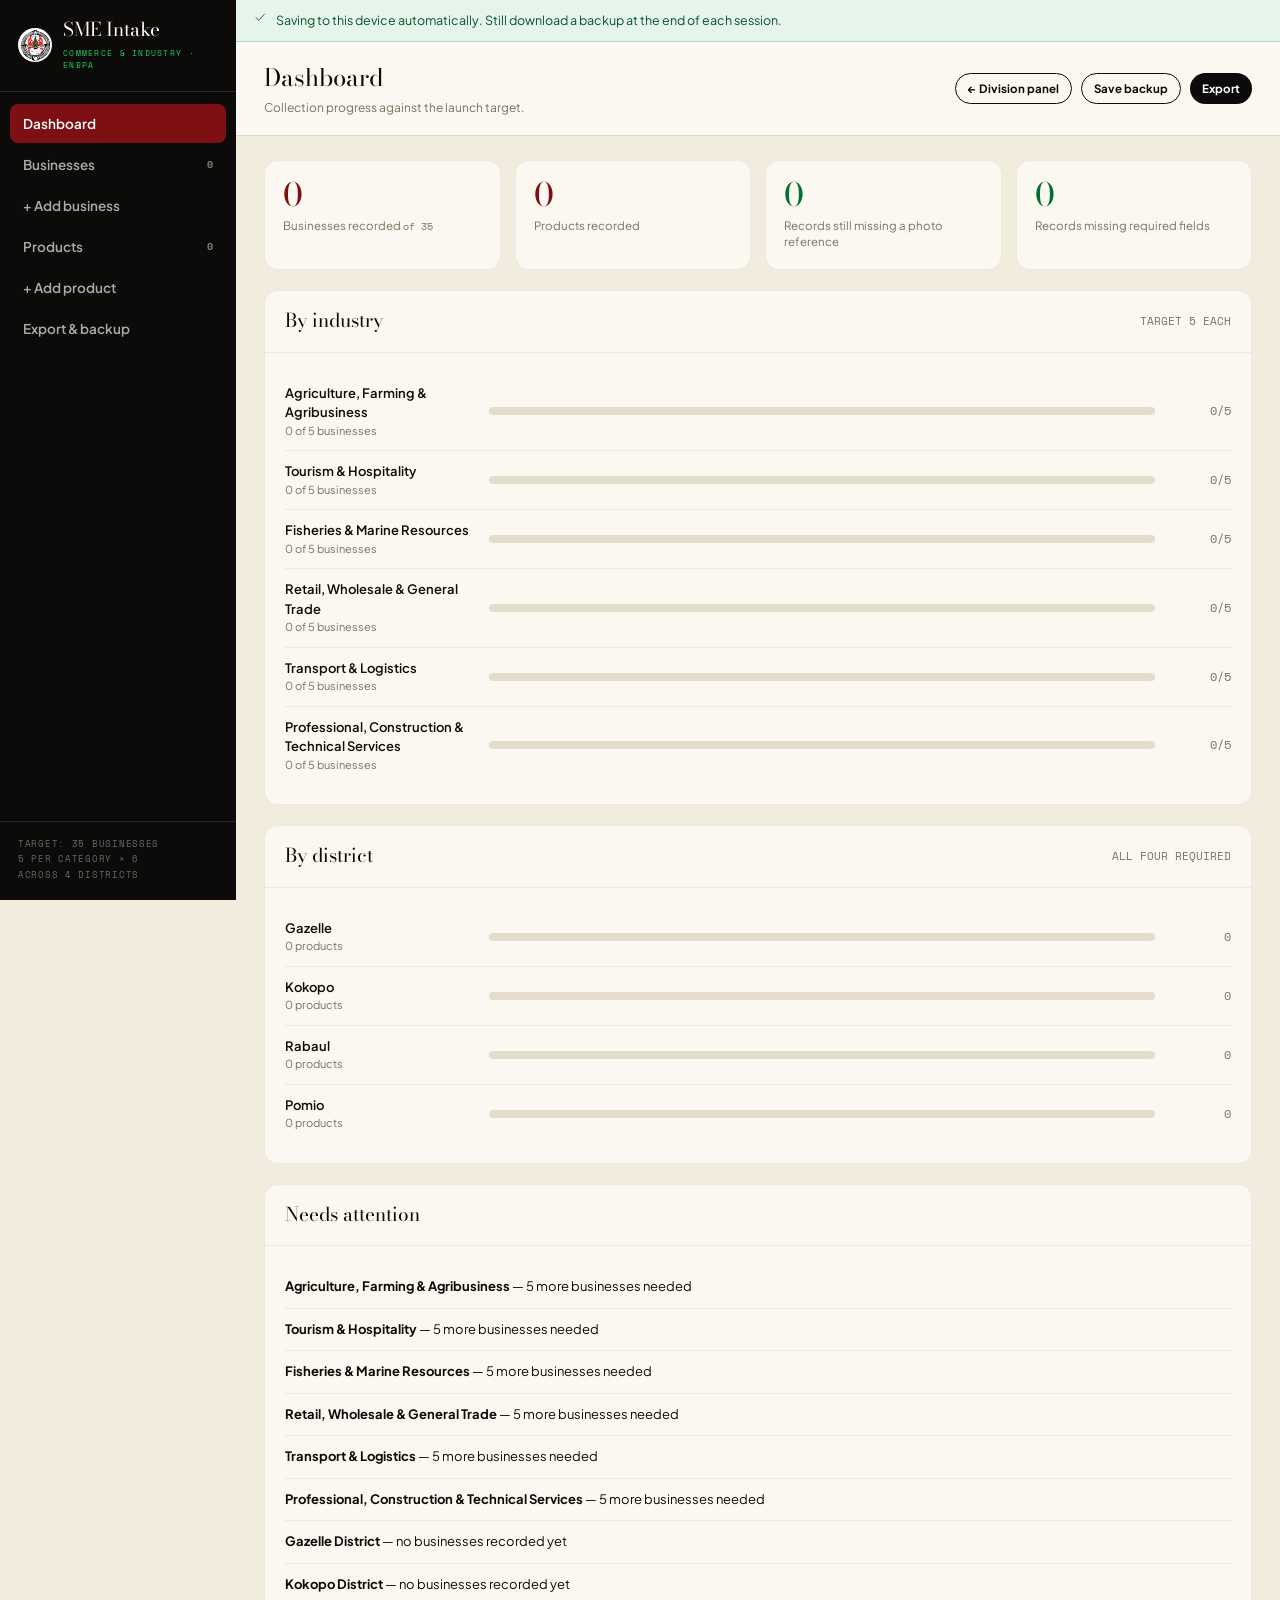
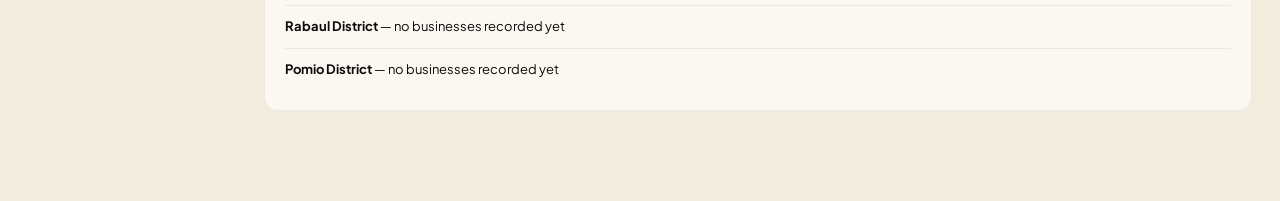
<file: tools/intake.html>
<!DOCTYPE html>
<html lang="en">
<head>
<meta charset="UTF-8">
<meta name="viewport" content="width=device-width, initial-scale=1, viewport-fit=cover">
<title>SME Intake — Division of Commerce &amp; Industry, ENBPA</title>
<link rel="preconnect" href="https://fonts.googleapis.com">
<link rel="preconnect" href="https://fonts.gstatic.com" crossorigin>
<link href="https://fonts.googleapis.com/css2?family=Bodoni+Moda:wght@500&family=Plus+Jakarta+Sans:wght@400;500;600;700;800&family=Space+Mono:wght@400;700&display=swap" rel="stylesheet">
<style>
  .icon{width:1em;height:1em;display:inline-block;vertical-align:-0.15em;flex-shrink:0;fill:none;stroke:currentColor;stroke-width:1.6;stroke-linecap:round;stroke-linejoin:round;}
  :root{
    --red:#7E0F12; --red-lt:#A81B1F; --red-dp:#560A0C;
    --green:#00702F; --green-br:#12A94B; --green-gl:#1FD066;
    --amber:#9C6B0B; --amber-lt:#C98A12;
    --ink:#0C0B0A; --ink-2:#1A1815;
    --bone:#FBF8F1; --bone-2:#F2ECDF; --bone-3:#E5DDCC;
    --muted:#79715F;
    --hair:rgba(12,11,10,0.13); --hair-2:rgba(12,11,10,0.06);
  }
  *{box-sizing:border-box;}
  html{-webkit-text-size-adjust:100%;text-size-adjust:100%;}
  body{margin:0;background:var(--bone-2);color:var(--ink);
    font-family:'Plus Jakarta Sans',sans-serif;font-size:14.5px;line-height:1.5;
    -webkit-font-smoothing:antialiased;}
  h1,h2,h3{margin:0;font-weight:400;}
  .bod{font-family:'Bodoni Moda',serif;font-weight:500;}
  .mono{font-family:'Space Mono',monospace;}
  button,input,select,textarea{font-family:inherit;font-size:inherit;}
  button{cursor:pointer;}
  a{color:var(--red);}
  :focus-visible{outline:2px solid var(--green-br);outline-offset:2px;}

  /* layout */
  .app{display:grid;grid-template-columns:236px 1fr;min-height:100vh;}
  .side{background:var(--ink);color:var(--bone);display:flex;flex-direction:column;
    position:sticky;top:0;height:100vh;}
  .side-top{padding:20px 18px;border-bottom:1px solid rgba(251,248,241,0.12);
    display:flex;align-items:center;gap:11px;}
  .side-top .t{font-family:'Bodoni Moda',serif;font-size:19px;line-height:1.1;}
  .side-top .s{font-family:'Space Mono',monospace;font-size:8px;letter-spacing:0.16em;
    text-transform:uppercase;color:var(--green-gl);margin-top:6px;}
  .nav{flex:1;padding:12px 10px;display:flex;flex-direction:column;gap:2px;}
  .nav button{display:flex;align-items:center;justify-content:space-between;gap:10px;
    padding:11px 13px;border-radius:8px;font-size:13.5px;font-weight:600;
    color:rgba(251,248,241,0.68);background:none;border:none;text-align:left;width:100%;transition:.18s;}
  .nav button:hover{background:rgba(251,248,241,0.07);color:var(--bone);}
  .nav button.on{background:var(--red);color:#fff;}
  .nav .pipcount{font-family:'Space Mono',monospace;font-size:10px;opacity:.75;}
  .side-bot{padding:14px 18px 18px;border-top:1px solid rgba(251,248,241,0.12);
    font-family:'Space Mono',monospace;font-size:9px;letter-spacing:0.08em;color:rgba(251,248,241,0.4);line-height:1.7;}

  main{min-width:0;}
  .top{background:var(--bone);border-bottom:1px solid var(--hair);padding:18px 28px;
    display:flex;justify-content:space-between;align-items:center;gap:16px;flex-wrap:wrap;
    position:sticky;top:0;z-index:20;}
  .top h1{font-family:'Bodoni Moda',serif;font-size:24px;}
  .top .sub{font-size:12px;color:var(--muted);margin-top:3px;}
  .content{padding:24px 28px 70px;}

  /* banner */
  .banner{padding:11px 18px;font-size:12.5px;display:flex;gap:9px;align-items:flex-start;}
  .banner.warn{background:#FDF3DC;color:#6B4A05;border-bottom:1px solid #E8D08A;}
  .banner.ok{background:#E6F5EC;color:#0B5228;border-bottom:1px solid #A9DCBF;}
  .banner b{font-weight:800;}

  /* buttons */
  .btn{background:var(--red);color:#fff;border:none;padding:10px 18px;border-radius:100px;
    font-weight:700;font-size:13px;transition:.2s;}
  .btn:hover{background:var(--red-dp);}
  .btn.g{background:var(--green);}
  .btn.g:hover{background:#005423;}
  .btn.dark{background:var(--ink);}
  .btn.dark:hover{background:var(--ink-2);}
  .btn-o{background:none;border:1.5px solid var(--ink);color:var(--ink);padding:9px 17px;
    border-radius:100px;font-weight:700;font-size:13px;transition:.2s;}
  .btn-o:hover{background:var(--ink);color:var(--bone);}
  .btn-sm{padding:6px 12px;font-size:11.5px;}
  .btn-danger{background:none;border:1px solid var(--hair);color:var(--red);
    padding:6px 12px;border-radius:100px;font-size:11.5px;font-weight:700;}
  .btn-danger:hover{background:var(--red);color:#fff;border-color:var(--red);}

  /* cards */
  .panel{background:var(--bone);border:1px solid var(--hair-2);border-radius:14px;margin-bottom:20px;overflow:hidden;}
  .panel-hd{padding:16px 20px;border-bottom:1px solid var(--hair-2);
    display:flex;justify-content:space-between;align-items:center;gap:14px;flex-wrap:wrap;}
  .panel-hd h2{font-family:'Bodoni Moda',serif;font-size:19px;}
  .panel-hd .n{font-family:'Space Mono',monospace;font-size:11px;color:var(--muted);}
  .panel-bd{padding:20px;}

  /* stats */
  .stats{display:grid;grid-template-columns:repeat(4,1fr);gap:14px;margin-bottom:20px;}
  .stat{background:var(--bone);border:1px solid var(--hair-2);border-radius:14px;padding:18px;}
  .stat .n{font-family:'Bodoni Moda',serif;font-size:32px;line-height:1;color:var(--red);}
  .stat .n.ok{color:var(--green);}
  .stat .l{font-size:11.5px;color:var(--muted);margin-top:7px;line-height:1.45;}

  /* progress rows */
  .prow{display:grid;grid-template-columns:190px 1fr 62px;gap:14px;align-items:center;
    padding:11px 0;border-top:1px solid var(--hair-2);}
  .prow:first-child{border-top:none;}
  .prow .lbl{font-size:13px;font-weight:600;}
  .prow .lbl small{display:block;font-weight:400;color:var(--muted);font-size:11px;}
  .track{height:8px;background:var(--bone-3);border-radius:100px;overflow:hidden;}
  .fill{height:100%;border-radius:100px;background:linear-gradient(90deg,var(--red),var(--red-lt));transition:width .5s;}
  .fill.done{background:linear-gradient(90deg,var(--green),var(--green-br));}
  .prow .val{font-family:'Space Mono',monospace;font-size:12px;text-align:right;color:var(--muted);}

  /* table */
  .tbl-wrap{overflow-x:auto;}
  table{width:100%;border-collapse:collapse;min-width:660px;}
  th{text-align:left;font-family:'Space Mono',monospace;font-size:9px;text-transform:uppercase;
    letter-spacing:0.13em;color:var(--muted);padding:0 12px 11px;font-weight:700;border-bottom:1px solid var(--hair);}
  td{padding:13px 12px;border-bottom:1px solid var(--hair-2);font-size:13px;vertical-align:middle;}
  tr:last-child td{border-bottom:none;}
  tbody tr:hover{background:#fff;}
  .nm{font-weight:700;}
  .sub2{font-size:11px;color:var(--muted);margin-top:2px;}
  .tag{display:inline-block;font-family:'Space Mono',monospace;font-size:9px;letter-spacing:0.09em;
    text-transform:uppercase;padding:4px 9px;border-radius:100px;background:var(--bone-3);color:var(--ink-2);}
  .tag.g{background:#DFF1E6;color:var(--green);}
  .tag.r{background:#FBE4E4;color:var(--red);}
  .tag.a{background:#FBF0D8;color:var(--amber);}
  .empty{padding:56px 20px;text-align:center;color:var(--muted);font-size:13.5px;line-height:1.8;}

  /* form */
  .grid2{display:grid;grid-template-columns:1fr 1fr;gap:16px;}
  .fr{margin-bottom:15px;}
  .fr.full{grid-column:1/-1;}
  .fr label{display:block;font-family:'Space Mono',monospace;font-size:9px;text-transform:uppercase;
    letter-spacing:0.14em;color:var(--muted);margin-bottom:6px;font-weight:700;}
  .fr label .req{color:var(--red);}
  .fr input,.fr select,.fr textarea{width:100%;padding:11px 13px;border:1px solid var(--hair);
    border-radius:9px;background:#fff;outline:none;transition:.18s;}
  .fr textarea{resize:vertical;min-height:82px;}
  .fr input:focus,.fr select:focus,.fr textarea:focus{border-color:var(--green);box-shadow:0 0 0 4px rgba(0,112,47,.09);}
  .fr input.bad,.fr select.bad{border-color:var(--red);box-shadow:0 0 0 4px rgba(126,15,18,.08);}
  .hint{font-size:11.5px;color:var(--muted);margin-top:6px;line-height:1.5;}
  .chk{display:flex;gap:10px;align-items:flex-start;padding:11px 13px;border:1px solid var(--hair);
    border-radius:9px;background:#fff;}
  .chk input{width:auto;margin-top:2px;flex-shrink:0;}
  .chk span{font-size:12.5px;line-height:1.5;}
  .form-act{display:flex;gap:10px;justify-content:flex-end;padding-top:16px;
    border-top:1px solid var(--hair-2);margin-top:6px;flex-wrap:wrap;}
  .err{background:#FBE4E4;color:var(--red-dp);border-radius:9px;padding:11px 14px;
    font-size:12.5px;margin-bottom:16px;display:none;}
  .err.show{display:block;}

  /* filters */
  .filters{display:flex;gap:9px;flex-wrap:wrap;align-items:center;margin-bottom:16px;}
  .filters input,.filters select{padding:9px 13px;border:1px solid var(--hair);border-radius:100px;
    background:#fff;outline:none;font-size:12.5px;}
  .filters input{min-width:210px;}

  /* export */
  .exp{display:grid;grid-template-columns:1fr 1fr;gap:16px;}
  .exp-card{background:var(--bone);border:1px solid var(--hair-2);border-radius:14px;padding:20px;
    display:flex;flex-direction:column;gap:9px;}
  .exp-card h3{font-family:'Bodoni Moda',serif;font-size:18px;}
  .exp-card p{font-size:12.5px;color:var(--muted);line-height:1.6;margin:0;flex:1;}
  .exp-card .btn,.exp-card .btn-o{align-self:flex-start;margin-top:6px;}
  pre{background:var(--ink);color:#D9F5E3;padding:16px;border-radius:11px;overflow-x:auto;
    font-family:'Space Mono',monospace;font-size:11px;line-height:1.65;max-height:340px;}

  /* ---------- photo capture ---------- */
  .shots{margin-top:6px;}
  .shot-btns{display:flex;gap:9px;flex-wrap:wrap;margin-bottom:11px;}
  .cam{
    background:var(--ink);color:#fff;border:none;border-radius:100px;
    padding:11px 19px;font-weight:700;font-size:12.5px;
    display:inline-flex;align-items:center;gap:8px;
  }
  .cam:hover{background:var(--ink-2);}
  .cam.alt{background:none;border:1.5px solid var(--ink);color:var(--ink);}
  .cam.alt:hover{background:var(--ink);color:#fff;}
  .shot-grid{display:flex;gap:9px;flex-wrap:wrap;}
  .shot{
    width:88px;height:88px;border-radius:9px;overflow:hidden;position:relative;
    background:var(--bone-3);border:1px solid var(--hair);flex-shrink:0;
  }
  .shot img{width:100%;height:100%;object-fit:cover;display:block;}
  .shot .del{
    position:absolute;top:4px;right:4px;width:21px;height:21px;border-radius:50%;
    background:rgba(12,11,10,.72);color:#fff;border:none;font-size:12px;line-height:1;
    display:flex;align-items:center;justify-content:center;padding:0;
  }
  .shot .del:hover{background:var(--red);}
  .shot .tagl{
    position:absolute;left:0;right:0;bottom:0;background:rgba(12,11,10,.74);color:#fff;
    font-family:'Space Mono',monospace;font-size:7.5px;letter-spacing:.05em;
    text-align:center;padding:3px 2px;text-transform:uppercase;
  }
  .shot.hero{border-color:var(--green);box-shadow:0 0 0 2px rgba(0,112,47,.25);}
  .shot-empty{
    border:2px dashed var(--hair);border-radius:9px;padding:18px;text-align:center;
    color:var(--muted);font-size:12px;line-height:1.6;background:var(--bone-2);
  }
  .shot-note{font-size:11.5px;color:var(--muted);margin-top:8px;line-height:1.55;}
  .busy{font-size:11.5px;color:var(--green);margin-top:7px;display:none;font-weight:700;}
  .busy.on{display:block;}

  /* ==========================================================
     RESPONSIVE
     Tuned for tablets, since this is used at a conference desk
     and on district visits rather than at a workstation.
     ========================================================== */

  @media (max-width:1200px){
    .app{grid-template-columns:214px 1fr;}
    .stats{gap:11px;}
    .stat{padding:15px;}
    .stat .n{font-size:28px;}
  }

  /* ---------- tablet ---------- */
  @media (max-width:1000px){
    .app{grid-template-columns:1fr;}
    .side{position:sticky;top:0;height:auto;z-index:30;flex-direction:row;
      align-items:center;gap:8px;padding-right:10px;}
    .side-top{border-bottom:none;border-right:1px solid rgba(251,248,241,.12);
      padding:12px 15px;flex-shrink:0;}
    .side-top .t{font-size:15px;}
    .side-top .s{display:none;}
    .nav{flex-direction:row;overflow-x:auto;padding:9px 4px;gap:4px;scrollbar-width:none;}
    .nav::-webkit-scrollbar{display:none;}
    .nav button{white-space:nowrap;padding:10px 15px;}
    .side-bot{display:none;}
    .grid2,.exp{grid-template-columns:1fr 1fr;}
    /* two columns still work on a tablet in landscape */
  }

  /* ---------- phone ---------- */
  @media (max-width:680px){
    .side-top .t{display:none;}
    .side-top{padding:10px 12px;}
    .nav button{font-size:12.5px;}
    .content{padding:16px 14px 60px;}
    .top{padding:14px;}
    .top h1{font-size:20px;}

    .stats{grid-template-columns:1fr 1fr;gap:10px;}
    .stat{padding:14px;border-radius:11px;}
    .stat .n{font-size:25px;}
    .stat .l{font-size:11px;}

    .panel{border-radius:11px;}
    .panel-hd{padding:13px 15px;}
    .panel-hd h2{font-size:17px;}
    .panel-bd{padding:15px;}

    .grid2,.exp{grid-template-columns:1fr;}

    .filters{gap:7px;}
    .filters input{min-width:0;flex:1 1 100%;}
    .filters select{flex:1 1 auto;}

    /* --- tables become stacked cards --- */
    .tbl-wrap{overflow-x:visible;}
    table{min-width:0;display:block;}
    thead{display:none;}
    tbody,tr,td{display:block;width:100%;}
    tr{background:#fff;border:1px solid var(--hair-2);border-radius:12px;
      padding:13px 15px;margin-bottom:10px;}
    tbody tr:hover{background:#fff;}
    td{border:none;padding:5px 0;font-size:13px;}
    td:first-child{padding-top:0;}
    td:last-child{padding-bottom:0;padding-top:11px;
      border-top:1px solid var(--hair-2);margin-top:7px;
      display:flex;gap:8px;}
    td:last-child .btn-o,td:last-child .btn-danger{flex:1;text-align:center;}
    td:empty{display:none;}

    #smeRows  td:nth-child(2)::before{content:"District: ";color:var(--muted);font-size:11.5px;}
    #smeRows  td:nth-child(4)::before{content:"Contact: ";color:var(--muted);font-size:11.5px;}
    #prodRows td:nth-child(2)::before{content:"Business: ";color:var(--muted);font-size:11.5px;}
    #prodRows td:nth-child(4)::before{content:"Price: ";color:var(--muted);font-size:11.5px;}
    #prodRows td:nth-child(5)::before{content:"Stock: ";color:var(--muted);font-size:11.5px;}

    .prow{grid-template-columns:1fr;gap:7px;}
    .prow .val{text-align:left;}

    .form-act{flex-direction:column-reverse;}
    .form-act .btn,.form-act .btn-o{width:100%;}
    .upload-zone{padding:24px 16px;}

    /* iOS zooms a focused field below 16px — this is a data-entry
       tool, so that would be constant */
    .fr input,.fr select,.fr textarea,
    .filters input,.filters select{font-size:16px;}

    pre{font-size:10px;padding:13px;}
  }

  @media (max-width:400px){
    .stats{grid-template-columns:1fr;}
    .content{padding:14px 11px 56px;}
    .top{padding:12px 11px;}
    tr{padding:12px;}
  }

  /* ---------- touch: larger targets for field use ---------- */
  @media (hover:none){
    .nav button{padding:12px 16px;}
    .btn,.btn-o{padding:12px 20px;}
    .btn-sm{padding:10px 16px;}
    .btn-danger{padding:9px 15px;}
    .fr input,.fr select,.fr textarea{padding:13px 14px;}
    .chk{padding:14px 15px;}
    tbody tr:hover{background:#fff;}
  }
</style>
</head>
<body>

<svg style="position:absolute;width:0;height:0;overflow:hidden" aria-hidden="true" focusable="false">
  <symbol id="ic-warning" viewBox="0 0 24 24"><path d="M12 3 2 20h20L12 3Z"/><line x1="12" y1="9" x2="12" y2="14"/><circle cx="12" cy="17.2" r="0.9" fill="currentColor" stroke="none"/></symbol>
  <symbol id="ic-photo" viewBox="0 0 24 24"><rect x="3" y="4" width="18" height="16" rx="2"/><circle cx="8.5" cy="9.5" r="1.7"/><path d="M4 18l5-5.5a1.2 1.2 0 0 1 1.7 0L14 16l2.5-3a1.2 1.2 0 0 1 1.7 0L20 16"/></symbol>
  <symbol id="ic-camera" viewBox="0 0 24 24"><path d="M3 8a1 1 0 0 1 1-1h2.2l1-1.6a1 1 0 0 1 .86-.4h7.88a1 1 0 0 1 .86.4L17.8 7H20a1 1 0 0 1 1 1v10a1 1 0 0 1-1 1H4a1 1 0 0 1-1-1V8Z"/><circle cx="12" cy="13" r="3.6"/></symbol>
  <symbol id="ic-check" viewBox="0 0 24 24"><path d="M4 12.5l5 5.5L20 6"/></symbol>
</svg>


<div class="app">
  <aside class="side">
    <div class="side-top">
      <img src="../logo.svg" alt="" style="width:34px;height:34px;border-radius:50%;background:#fff;padding:1.5px;flex-shrink:0;">
      <div>
        <div class="t">SME Intake</div>
        <div class="s">Commerce &amp; Industry · ENBPA</div>
      </div>
    </div>
    <nav class="nav" id="nav">
      <button class="on" data-v="dash">Dashboard</button>
      <button data-v="smes">Businesses <span class="pipcount" id="cSme">0</span></button>
      <button data-v="sme-form">+ Add business</button>
      <button data-v="products">Products <span class="pipcount" id="cProd">0</span></button>
      <button data-v="prod-form">+ Add product</button>
      <button data-v="export">Export &amp; backup</button>
    </nav>
    <div class="side-bot">
      TARGET: 35 BUSINESSES<br>5 PER CATEGORY × 6<br>ACROSS 4 DISTRICTS
    </div>
  </aside>

  <main>
    <div id="storeBanner"></div>
    <div class="top">
      <div>
        <h1 id="pTitle">Dashboard</h1>
        <div class="sub" id="pSub">Collection progress against the launch target.</div>
      </div>
      <div style="display:flex;gap:9px;">
        <a class="btn-o btn-sm" href="../admin.html" style="text-decoration:none;">← Division panel</a>
        <button class="btn-o btn-sm" onclick="doBackup()">Save backup</button>
        <button class="btn dark btn-sm" onclick="show('export')">Export</button>
      </div>
    </div>

    <div class="content">

      <!-- DASHBOARD -->
      <section class="view" id="v-dash">
        <div class="stats">
          <div class="stat"><div class="n" id="sBiz">0</div><div class="l">Businesses recorded <span id="sBizOf" class="mono" style="font-size:10px;"></span></div></div>
          <div class="stat"><div class="n" id="sProd">0</div><div class="l">Products recorded</div></div>
          <div class="stat"><div class="n" id="sPhoto">0</div><div class="l">Records still missing a photo reference</div></div>
          <div class="stat"><div class="n" id="sIncomplete">0</div><div class="l">Records missing required fields</div></div>
        </div>

        <div class="panel">
          <div class="panel-hd"><h2>By industry</h2><span class="n">TARGET 5 EACH</span></div>
          <div class="panel-bd" id="progIndustry"></div>
        </div>

        <div class="panel">
          <div class="panel-hd"><h2>By district</h2><span class="n">ALL FOUR REQUIRED</span></div>
          <div class="panel-bd" id="progDistrict"></div>
        </div>

        <div class="panel">
          <div class="panel-hd"><h2>Needs attention</h2></div>
          <div class="panel-bd" id="attention"></div>
        </div>
      </section>

      <!-- BUSINESSES -->
      <section class="view" id="v-smes" style="display:none;">
        <div class="filters">
          <input type="text" id="fSmeQ" placeholder="Search business or contact…" oninput="renderSmes()">
          <select id="fSmeD" onchange="renderSmes()"><option value="">All districts</option></select>
          <select id="fSmeI" onchange="renderSmes()"><option value="">All industries</option></select>
          <button class="btn btn-sm" onclick="newSme()">+ Add business</button>
        </div>
        <div class="panel"><div class="tbl-wrap"><table>
          <thead><tr><th>Business</th><th>District</th><th>Industry</th><th>Contact</th><th>Status</th><th></th></tr></thead>
          <tbody id="smeRows"></tbody>
        </table></div></div>
      </section>

      <!-- BUSINESS FORM -->
      <section class="view" id="v-sme-form" style="display:none;">
        <div class="err" id="smeErr"></div>
        <div class="panel">
          <div class="panel-hd"><h2 id="smeFormTitle">New business</h2></div>
          <div class="panel-bd">
            <div class="grid2">
              <div class="fr full"><label>Registered business name <span class="req">*</span></label>
                <input id="f_registeredName" placeholder="Exactly as on the IPA certificate">
                <div class="hint">If not yet registered, record the name they trade under.</div></div>
              <div class="fr"><label>Trading name</label><input id="f_tradingName" placeholder="If different"></div>
              <div class="fr"><label>District <span class="req">*</span></label><select id="f_district"></select></div>
              <div class="fr"><label>LLG / ward / village</label><input id="f_llg" placeholder="e.g. Bitapaka LLG, Vunamami"></div>
              <div class="fr"><label>Primary industry <span class="req">*</span></label><select id="f_primaryIndustry"></select></div>
              <div class="fr"><label>Secondary industry</label><select id="f_secondaryIndustry"></select></div>
              <div class="fr"><label>IPA registration status</label><select id="f_ipaStatus">
                <option>Registered</option><option>In progress</option><option>Not registered</option></select></div>
              <div class="fr"><label>IPA number</label><input id="f_ipaNumber" placeholder="If registered"></div>
              <div class="fr"><label>IRC TIN</label><input id="f_tin" placeholder="If obtained"></div>
              <div class="fr"><label>Contact person <span class="req">*</span></label><input id="f_contactName" placeholder="Owner or manager"></div>
              <div class="fr"><label>Phone <span class="req">*</span></label><input id="f_phone" placeholder="+675 7XX XXXXX"></div>
              <div class="fr"><label>Email</label><input id="f_email" placeholder="If they have one"></div>
              <div class="fr"><label>Bank</label><select id="f_bankName">
                <option value=""></option><option>BSP</option><option>Kina Bank</option>
                <option>ENBSL</option><option>KPML</option><option>Other</option><option>None yet</option></select></div>
              <div class="fr"><label>Account name</label><input id="f_accountName" placeholder="Must match the business"></div>
              <div class="fr"><label>Account number</label><input id="f_accountNumber" placeholder="For payout settlement"></div>
              <div class="fr full">
                <label>Photographs of the business</label>
                <div class="shots">
                  <div class="shot-btns">
                    <button type="button" class="cam" onclick="pick('sme','main')"><svg class="icon" aria-hidden="true"><use href="#ic-camera"/></svg> Take / choose photo</button>
                    <button type="button" class="cam alt" onclick="pick('sme','hero')"><svg class="icon" aria-hidden="true"><use href="#ic-photo"/></svg> Add front-page photo</button>
                  </div>
                  <div id="smeShots"></div>
                  <div class="busy" id="smeBusy">Saving photo…</div>
                  <div class="shot-note">
                    One of the owner at their stall or workshop. The <b>front-page photo</b> should be
                    landscape with empty space on the left — the website headline sits there.
                  </div>
                </div>
              </div>
              <div class="fr full"><div class="chk">
                <input type="checkbox" id="f_featured">
                <span><b>Feature on the homepage slideshow.</b> Tick for around six to twelve businesses across different industries and districts.</span>
              </div></div>
              <div class="fr full"><label>Stall description</label>
                <textarea id="f_description" placeholder="40–60 words, shown to buyers on their stall page."></textarea>
                <div class="hint" id="descCount">0 words</div></div>
              <div class="fr full"><div class="chk">
                <input type="checkbox" id="f_consent">
                <span>The business has agreed in writing to appear on a public website, with its name, district and products shown to buyers.</span>
              </div></div>
              <div class="fr full"><label>Field notes</label><textarea id="f_notes" placeholder="Anything the Division should know — access, seasonality, capacity."></textarea></div>
            </div>
            <div class="form-act">
              <button class="btn-o" onclick="show('smes')">Cancel</button>
              <button class="btn g" onclick="saveSme()">Save business</button>
            </div>
          </div>
        </div>
      </section>

      <!-- PRODUCTS -->
      <section class="view" id="v-products" style="display:none;">
        <div class="filters">
          <input type="text" id="fProdQ" placeholder="Search product…" oninput="renderProds()">
          <select id="fProdS" onchange="renderProds()"><option value="">All businesses</option></select>
          <select id="fProdI" onchange="renderProds()"><option value="">All industries</option></select>
          <button class="btn btn-sm" onclick="newProd()">+ Add product</button>
        </div>
        <div class="panel"><div class="tbl-wrap"><table>
          <thead><tr><th>Product</th><th>Business</th><th>Industry</th><th>Price</th><th>Stock</th><th>Status</th><th></th></tr></thead>
          <tbody id="prodRows"></tbody>
        </table></div></div>
      </section>

      <!-- PRODUCT FORM -->
      <section class="view" id="v-prod-form" style="display:none;">
        <div class="err" id="prodErr"></div>
        <div class="panel">
          <div class="panel-hd"><h2 id="prodFormTitle">New product</h2></div>
          <div class="panel-bd">
            <div class="grid2">
              <div class="fr full"><label>Business <span class="req">*</span></label><select id="p_smeId"></select>
                <div class="hint">Add the business first if it isn't listed.</div></div>
              <div class="fr full"><label>Product name <span class="req">*</span></label>
                <input id="p_name" placeholder="As a buyer would search for it"></div>
              <div class="fr"><label>Industry <span class="req">*</span></label><select id="p_category"></select></div>
              <div class="fr"><label>Price in Kina <span class="req">*</span></label><input id="p_price" placeholder="0.00" inputmode="decimal"></div>
              <div class="fr"><label>Unit <span class="req">*</span></label><input id="p_unit" placeholder="per kg · per bundle · each · per bottle"></div>
              <div class="fr"><label>Stock available</label><input id="p_stock" placeholder="Starting quantity" inputmode="numeric"></div>
              <div class="fr full"><label>Description</label>
                <textarea id="p_description" placeholder="30–50 words. How it's grown or made, and where."></textarea></div>
              <div class="fr full">
                <label>Photographs of this product</label>
                <div class="shots">
                  <div class="shot-btns">
                    <button type="button" class="cam" onclick="pick('prod','p')"><svg class="icon" aria-hidden="true"><use href="#ic-camera"/></svg> Take / choose photos</button>
                  </div>
                  <div id="prodShots"></div>
                  <div class="busy" id="prodBusy">Saving photo…</div>
                  <div class="shot-note">
                    Daylight, plain background, product filling the frame. Up to six.
                    The first one is what buyers see in the listing.
                  </div>
                </div>
              </div>
              <div class="fr"><div class="chk"><input type="checkbox" id="p_perishable">
                <span>Perishable — limits which delivery options can be offered</span></div></div>
              <div class="fr"><div class="chk"><input type="checkbox" id="p_shippable" checked>
                <span>Can be shipped outside the district</span></div></div>
            </div>
            <div class="form-act">
              <button class="btn-o" onclick="show('products')">Cancel</button>
              <button class="btn g" onclick="saveProd()">Save product</button>
            </div>
          </div>
        </div>
      </section>

      <!-- EXPORT -->
      <section class="view" id="v-export" style="display:none;">
        <div class="exp">
          <div class="exp-card">
            <h3>Website data</h3>
            <p>Produces <span class="mono">data.json</span> with the photographs <b>inside it</b>. Drop it beside the site's <span class="mono">index.html</span> and the marketplace shows real businesses and real photos. Nothing else to copy.</p>
            <button class="btn" onclick="dl('website')">Download data.json</button>
          </div>
          <div class="exp-card">
            <h3>Supabase SQL</h3>
            <p>INSERT statements for the <span class="mono">smes</span> and <span class="mono">products</span> tables, ready to run once the database is created.</p>
            <button class="btn g" onclick="dl('sql')">Download SQL</button>
          </div>
          <div class="exp-card">
            <h3>Spreadsheets</h3>
            <p>CSV files for Excel — for sharing with district offices or checking data by hand.</p>
            <div style="display:flex;gap:9px;flex-wrap:wrap;">
              <button class="btn-o btn-sm" onclick="dl('csv-sme')">Businesses CSV</button>
              <button class="btn-o btn-sm" onclick="dl('csv-prod')">Products CSV</button>
            </div>
          </div>
          <div class="exp-card">
            <h3>Backup &amp; restore</h3>
            <p>Everything entered, photographs included. Take one after every visit — it is the only copy if this device is lost. Also how you merge work from other devices.</p>
            <div style="display:flex;gap:9px;flex-wrap:wrap;">
              <button class="btn dark btn-sm" onclick="doBackup()">Download backup</button>
              <button class="btn-o btn-sm" onclick="document.getElementById('imp').click()">Restore / merge</button>
              <input type="file" id="imp" accept=".json" style="display:none" onchange="doRestore(event)">
            </div>
          </div>
        </div>

        <div class="panel" style="margin-top:20px;">
          <div class="panel-hd"><h2>Website data preview</h2><span class="n" id="previewN"></span></div>
          <div class="panel-bd"><pre id="preview">—</pre></div>
        </div>
      </section>

    </div>
  </main>
</div>

<script>
/* ============================================================
   REFERENCE LISTS — from the bi-annual conference SME listing
   ============================================================ */
const DISTRICTS = ["Gazelle","Kokopo","Rabaul","Pomio"];
const INDUSTRIES = [   // the Division's six categories — same keys as categories.js
  {key:"agriculture", label:"Agriculture, Farming & Agribusiness"},
  {key:"tourism",     label:"Tourism & Hospitality"},
  {key:"fisheries",   label:"Fisheries & Marine Resources"},
  {key:"trade",       label:"Retail, Wholesale & General Trade"},
  {key:"transport",   label:"Transport & Logistics"},
  {key:"services",    label:"Professional, Construction & Technical Services"},
];
const TARGET_PER_INDUSTRY = 5;
const TARGET_TOTAL = 35;

const SME_REQ  = ["registeredName","district","primaryIndustry","contactName","phone"];
const PROD_REQ = ["smeId","name","category","price","unit"];

/* ============================================================
   STORAGE — localStorage where available, memory otherwise
   ============================================================ */
const KEY = "enb_sme_intake_v1";
let store = { smes:[], products:[] };
let persistent = false;

(function initStore(){
  try{
    const raw = window.localStorage.getItem(KEY);
    window.localStorage.setItem(KEY+"_probe","1");
    window.localStorage.removeItem(KEY+"_probe");
    persistent = true;
    if(raw) store = JSON.parse(raw);
  }catch(e){ persistent = false; }

  const b = document.getElementById('storeBanner');
  b.className = "banner " + (persistent ? "ok" : "warn");
  b.innerHTML = persistent
    ? '<svg class="icon" aria-hidden="true"><use href="#ic-check"/></svg><span>Saving to this device automatically. Still download a backup at the end of each session.</span>'
    : '<svg class="icon" aria-hidden="true"><use href="#ic-warning"/></svg><span><b>Auto-save unavailable in this preview.</b> Your entries stay only while this page is open — download a backup before closing. Auto-save works normally once the tool is deployed to a real web address.</span>';
})();

function persist(){
  if(!persistent) return;
  try{ window.localStorage.setItem(KEY, JSON.stringify(store)); }catch(e){}
}

const uid = p => p + "_" + Date.now().toString(36) + Math.random().toString(36).slice(2,6);

/* ============================================================
   PHOTOS
   ------------------------------------------------------------
   Photographs are taken straight into the tool, shrunk in the
   browser, and held in IndexedDB — which allows far more room
   than localStorage and keeps the text data small.

   Each photo is keyed:
       sme:<id>:main      the business / owner at work
       sme:<id>:hero      wide shot for the website front page
       prod:<id>:<n>      product photographs, 0 first

   On export they are embedded into data.json as data URLs, so
   the website shows real photographs with nothing else to set up.
   ============================================================ */
/* Photographs are sized for how they are actually shown.
   A product photo appears in a card a few hundred pixels wide;
   a front-page photo fills the width of the screen. */
const PHOTO_MAX   = { product: 1000, business: 1200, hero: 1600 };
const PHOTO_Q     = 0.82;
const PROD_MAX_N  = 6;

let photoDB = null, photoReady = false;

function openPhotoDB(){
  return new Promise(res=>{
    try{
      const rq = indexedDB.open('enb_intake_photos', 1);
      rq.onupgradeneeded = () => {
        const db = rq.result;
        if(!db.objectStoreNames.contains('photos')) db.createObjectStore('photos');
      };
      rq.onsuccess = () => { photoDB = rq.result; photoReady = true; res(true); };
      rq.onerror   = () => { photoReady = false; res(false); };
    }catch(e){ photoReady = false; res(false); }
  });
}

function pTx(mode){
  return photoDB.transaction('photos', mode).objectStore('photos');
}
function photoPut(key, dataUrl){
  return new Promise((res,rej)=>{
    if(!photoReady) return rej(new Error('no photo storage'));
    const r = pTx('readwrite').put(dataUrl, key);
    r.onsuccess = ()=>res(true); r.onerror = ()=>rej(r.error);
  });
}
function photoGet(key){
  return new Promise(res=>{
    if(!photoReady) return res(null);
    const r = pTx('readonly').get(key);
    r.onsuccess = ()=>res(r.result || null); r.onerror = ()=>res(null);
  });
}
function photoDel(key){
  return new Promise(res=>{
    if(!photoReady) return res();
    const r = pTx('readwrite').delete(key);
    r.onsuccess = ()=>res(); r.onerror = ()=>res();
  });
}
function photoKeys(){
  return new Promise(res=>{
    if(!photoReady) return res([]);
    const r = pTx('readonly').getAllKeys();
    r.onsuccess = ()=>res(r.result || []); r.onerror = ()=>res([]);
  });
}

/* shrink in the browser: a 4MB phone photo becomes ~120KB */
function shrink(file, maxEdge){
  return new Promise((res,rej)=>{
    const fr = new FileReader();
    fr.onerror = ()=>rej(new Error('could not read that file'));
    fr.onload = () => {
      const img = new Image();
      img.onerror = ()=>rej(new Error('that file is not an image'));
      img.onload = () => {
        let {width:w, height:h} = img;
        const scale = Math.min(1, maxEdge / Math.max(w,h));
        w = Math.round(w*scale); h = Math.round(h*scale);
        const cv = document.createElement('canvas');
        cv.width = w; cv.height = h;
        const ctx = cv.getContext('2d');
        ctx.fillStyle = '#fff'; ctx.fillRect(0,0,w,h);
        ctx.drawImage(img, 0, 0, w, h);
        res(cv.toDataURL('image/jpeg', PHOTO_Q));
      };
      img.src = fr.result;
    };
    fr.readAsDataURL(file);
  });
}

/* hidden input, reused for every capture */
const photoInput = document.createElement('input');
photoInput.type = 'file';
photoInput.accept = 'image/*';
photoInput.style.display = 'none';
document.body.appendChild(photoInput);

let pickTarget = null;

function pick(kind, slot){
  if(!photoReady){
    alert("Photo storage is not available here.\n\nOpen this tool from a real web address (for example GitHub Pages) rather than a preview, and photographs will save normally.");
    return;
  }
  if(kind === 'sme' && !editingSme && slot){
    // allow photos on a new record: it gets an id on save, so hold a temp one
    if(!tempSmeId) tempSmeId = uid('sme');
  }
  if(kind === 'prod' && !editingProd){
    if(!tempProdId) tempProdId = uid('prd');
  }
  pickTarget = {kind, slot};
  photoInput.multiple = (kind === 'prod');
  photoInput.value = '';
  photoInput.click();
}

photoInput.addEventListener('change', async e => {
  const files = [...e.target.files];
  if(!files.length || !pickTarget) return;
  const {kind, slot} = pickTarget;
  const busy = document.getElementById(kind === 'sme' ? 'smeBusy' : 'prodBusy');
  busy.classList.add('on');

  try{
    if(kind === 'sme'){
      const id = editingSme || tempSmeId;
      const url = await shrink(files[0], slot==='hero' ? PHOTO_MAX.hero : PHOTO_MAX.business);
      await photoPut('sme:'+id+':'+slot, url);
      await drawSmeShots();
    } else {
      const id = editingProd || tempProdId;
      const existing = await prodPhotoKeys(id);
      let n = existing.length;
      for(const f of files){
        if(n >= PROD_MAX_N){ alert('Six photographs is the maximum for one product.'); break; }
        const url = await shrink(f, PHOTO_MAX.product);
        await photoPut('prod:'+id+':'+n, url);
        n++;
      }
      await drawProdShots();
    }
  }catch(err){
    alert("That photograph could not be saved: " + err.message);
  }
  busy.classList.remove('on');
  pickTarget = null;
});

async function prodPhotoKeys(id){
  const all = await photoKeys();
  return all.filter(k => k.startsWith('prod:'+id+':'))
            .sort((a,b)=> (+a.split(':')[2]) - (+b.split(':')[2]));
}

async function drawSmeShots(){
  const id = editingSme || tempSmeId;
  const el = document.getElementById('smeShots');
  if(!id || !photoReady){ el.innerHTML = emptyShots(); return; }
  const main = await photoGet('sme:'+id+':main');
  const hero = await photoGet('sme:'+id+':hero');
  const bits = [];
  if(main) bits.push(shotHTML(main, 'Business', `delSmeShot('main')`));
  if(hero) bits.push(shotHTML(hero, 'Front page', `delSmeShot('hero')`, true));
  el.innerHTML = bits.length ? '<div class="shot-grid">'+bits.join('')+'</div>' : emptyShots();
}

async function drawProdShots(){
  const id = editingProd || tempProdId;
  const el = document.getElementById('prodShots');
  if(!id || !photoReady){ el.innerHTML = emptyShots(); return; }
  const keys = await prodPhotoKeys(id);
  const bits = [];
  for(let i=0;i<keys.length;i++){
    const url = await photoGet(keys[i]);
    bits.push(shotHTML(url, i===0 ? 'Main' : String(i+1), `delProdShot(${i})`));
  }
  el.innerHTML = bits.length ? '<div class="shot-grid">'+bits.join('')+'</div>' : emptyShots();
}

const emptyShots = () =>
  `<div class="shot-empty">No photographs yet.<br>Tap the button above to use the camera.</div>`;

const shotHTML = (url, tag, onDel, hero) =>
  `<div class="shot${hero?' hero':''}">
     <img src="${url}" alt="">
     <button type="button" class="del" onclick="${onDel}" aria-label="Remove">×</button>
     <span class="tagl">${tag}</span>
   </div>`;

async function delSmeShot(slot){
  const id = editingSme || tempSmeId;
  await photoDel('sme:'+id+':'+slot);
  await drawSmeShots();
}
async function delProdShot(i){
  const id = editingProd || tempProdId;
  const keys = await prodPhotoKeys(id);
  // pull the rest down so numbering stays contiguous
  const urls = [];
  for(const k of keys) urls.push(await photoGet(k));
  urls.splice(i,1);
  for(const k of keys) await photoDel(k);
  for(let n=0;n<urls.length;n++) await photoPut('prod:'+id+':'+n, urls[n]);
  await drawProdShots();
}

async function countPhotos(prefix){
  const all = await photoKeys();
  return all.filter(k=>k.startsWith(prefix)).length;
}
async function deleteAllPhotos(prefix){
  const all = await photoKeys();
  for(const k of all) if(k.startsWith(prefix)) await photoDel(k);
}

let tempSmeId = null, tempProdId = null;

/* A small cache of how many photographs each record has, so the
   lists and dashboard can show it without hitting IndexedDB per row. */
const photoCount = new Map();
async function refreshPhotoCounts(){
  photoCount.clear();
  if(!photoReady) return;
  for(const k of await photoKeys()){
    const [kind, id] = k.split(':');
    const key = kind + ':' + id;
    photoCount.set(key, (photoCount.get(key)||0) + 1);
  }
}

const esc = s => String(s==null?"":s).replace(/[&<>"]/g, c => ({'&':'&amp;','<':'&lt;','>':'&gt;','"':'&quot;'}[c]));
const indLabel = k => (INDUSTRIES.find(i=>i.key===k)||{}).label || "—";
const smeById  = id => store.smes.find(s=>s.id===id);
const wordCount = t => (t||"").trim() ? (t||"").trim().split(/\s+/).length : 0;

/* ============================================================
   NAVIGATION
   ============================================================ */
const TITLES = {
  dash:       ["Dashboard","Collection progress against the launch target."],
  smes:       ["Businesses","Every SME recorded so far."],
  "sme-form": ["Business record","Fields marked with an asterisk are required."],
  products:   ["Products","Every product recorded, grouped by business."],
  "prod-form":["Product record","Fields marked with an asterisk are required."],
  export:     ["Export & backup","Turn collected data into website and database files."],
};
let editingSme = null, editingProd = null;

async function show(v){
  await refreshPhotoCounts();
  document.querySelectorAll('.view').forEach(e=>e.style.display='none');
  document.getElementById('v-'+v).style.display='block';
  document.querySelectorAll('#nav button').forEach(b=>b.classList.toggle('on', b.dataset.v===v));
  document.getElementById('pTitle').textContent = TITLES[v][0];
  document.getElementById('pSub').textContent  = TITLES[v][1];
  if(v==='dash') renderDash();
  if(v==='smes') renderSmes();
  if(v==='products') renderProds();
  if(v==='export') renderPreview();
  window.scrollTo({top:0,behavior:'smooth'});
}
document.getElementById('nav').addEventListener('click', e=>{
  const b = e.target.closest('button'); if(!b) return;
  if(b.dataset.v==='sme-form') return newSme();
  if(b.dataset.v==='prod-form') return newProd();
  show(b.dataset.v);
});

/* ============================================================
   SELECT POPULATION
   ============================================================ */
function fillSelects(){
  const dOpts = DISTRICTS.map(d=>`<option value="${d}">${d}</option>`).join('');
  const iOpts = INDUSTRIES.map(i=>`<option value="${i.key}">${esc(i.label)}</option>`).join('');
  document.getElementById('f_district').innerHTML = '<option value="">Select…</option>'+dOpts;
  document.getElementById('f_primaryIndustry').innerHTML = '<option value="">Select…</option>'+iOpts;
  document.getElementById('f_secondaryIndustry').innerHTML = '<option value="">None</option>'+iOpts;
  document.getElementById('p_category').innerHTML = '<option value="">Select…</option>'+iOpts;
  document.getElementById('fSmeD').innerHTML = '<option value="">All districts</option>'+dOpts;
  document.getElementById('fSmeI').innerHTML = '<option value="">All industries</option>'+iOpts;
  document.getElementById('fProdI').innerHTML = '<option value="">All industries</option>'+iOpts;
}
function fillSmeSelects(){
  const opts = store.smes.map(s=>`<option value="${s.id}">${esc(s.registeredName)} — ${esc(s.district)}</option>`).join('');
  document.getElementById('p_smeId').innerHTML = '<option value="">Select…</option>'+opts;
  document.getElementById('fProdS').innerHTML = '<option value="">All businesses</option>'+opts;
}

/* ============================================================
   BUSINESS FORM
   ============================================================ */
const SME_FIELDS = ["registeredName","tradingName","district","llg","primaryIndustry","secondaryIndustry",
  "ipaStatus","ipaNumber","tin","contactName","phone","email","bankName","accountName","accountNumber",
  "description","notes"];

function newSme(){
  editingSme = null; tempSmeId = null;
  SME_FIELDS.forEach(f=>{ const el=document.getElementById('f_'+f); if(el) el.value=""; });
  document.getElementById('f_ipaStatus').value = "Registered";
  document.getElementById('f_consent').checked = false;
  document.getElementById('f_featured').checked = false;
  document.getElementById('smeFormTitle').textContent = "New business";
  clearBad(); hideErr('smeErr'); updateDescCount();
  drawSmeShots();
  show('sme-form');
}
function editSme(id){
  const s = smeById(id); if(!s) return;
  editingSme = id;
  SME_FIELDS.forEach(f=>{ const el=document.getElementById('f_'+f); if(el) el.value = s[f]||""; });
  document.getElementById('f_consent').checked = !!s.consent;
  document.getElementById('f_featured').checked = !!s.featured;
  document.getElementById('smeFormTitle').textContent = "Edit business";
  clearBad(); hideErr('smeErr'); updateDescCount();
  drawSmeShots();
  show('sme-form');
}
function saveSme(){
  const rec = {};
  SME_FIELDS.forEach(f=>{ const el=document.getElementById('f_'+f); rec[f] = el ? el.value.trim() : ""; });
  rec.consent = document.getElementById('f_consent').checked;
  rec.featured = document.getElementById('f_featured').checked;

  clearBad();
  const missing = SME_REQ.filter(f=>!rec[f]);
  if(missing.length){
    missing.forEach(f=>{ const el=document.getElementById('f_'+f); if(el) el.classList.add('bad'); });
    return showErr('smeErr', "Please complete: " + missing.map(labelOf).join(", "));
  }
  const dup = store.smes.find(s =>
    s.registeredName.toLowerCase() === rec.registeredName.toLowerCase() && s.id !== editingSme);
  if(dup) return showErr('smeErr', "A business with this name is already recorded (" + esc(dup.district) + " District).");

  if(editingSme){
    const i = store.smes.findIndex(s=>s.id===editingSme);
    store.smes[i] = Object.assign({}, store.smes[i], rec);
  } else {
    rec.id = uid('sme'); rec.created = new Date().toISOString();
    store.smes.push(rec);
    // photographs were taken before the record had an id — move them across
    if(tempSmeId && photoReady){
      Promise.all(['main','hero'].map(async slot=>{
        const url = await photoGet('sme:'+tempSmeId+':'+slot);
        if(url){ await photoPut('sme:'+rec.id+':'+slot, url); await photoDel('sme:'+tempSmeId+':'+slot); }
      })).then(()=>{ tempSmeId = null; renderSmes(); });
    }
  }
  persist(); fillSmeSelects(); show('smes');
}
function delSme(id){
  const n = store.products.filter(p=>p.smeId===id).length;
  const s = smeById(id);
  if(!confirm(`Delete "${s.registeredName}"?` + (n ? `\n\nThis will also delete its ${n} product record(s).` : ""))) return;
  const kill = store.products.filter(p=>p.smeId===id).map(p=>p.id);
  store.smes = store.smes.filter(x=>x.id!==id);
  store.products = store.products.filter(p=>p.smeId!==id);
  deleteAllPhotos('sme:'+id+':');
  kill.forEach(pid=>deleteAllPhotos('prod:'+pid+':'));
  persist(); fillSmeSelects(); renderSmes();
}

/* ============================================================
   PRODUCT FORM
   ============================================================ */
const PROD_FIELDS = ["smeId","name","category","price","unit","stock","description"];

function newProd(){
  if(!store.smes.length){ alert("Add at least one business first — products must belong to a business."); return show('sme-form'); }
  editingProd = null; tempProdId = null;
  PROD_FIELDS.forEach(f=>{ const el=document.getElementById('p_'+f); if(el) el.value=""; });
  document.getElementById('p_perishable').checked = false;
  document.getElementById('p_shippable').checked = true;
  document.getElementById('prodFormTitle').textContent = "New product";
  clearBad(); hideErr('prodErr');
  drawProdShots();
  show('prod-form');
}
function editProd(id){
  const p = store.products.find(x=>x.id===id); if(!p) return;
  editingProd = id;
  PROD_FIELDS.forEach(f=>{ const el=document.getElementById('p_'+f); if(el) el.value = p[f]||""; });
  document.getElementById('p_perishable').checked = !!p.perishable;
  document.getElementById('p_shippable').checked  = !!p.shippable;
  document.getElementById('prodFormTitle').textContent = "Edit product";
  clearBad(); hideErr('prodErr');
  drawProdShots();
  show('prod-form');
}
function saveProd(){
  const rec = {};
  PROD_FIELDS.forEach(f=>{ const el=document.getElementById('p_'+f); rec[f] = el ? el.value.trim() : ""; });
  rec.perishable = document.getElementById('p_perishable').checked;
  rec.shippable  = document.getElementById('p_shippable').checked;

  clearBad();
  const missing = PROD_REQ.filter(f=>!rec[f]);
  if(missing.length){
    missing.forEach(f=>{ const el=document.getElementById('p_'+f); if(el) el.classList.add('bad'); });
    return showErr('prodErr', "Please complete: " + missing.map(labelOf).join(", "));
  }
  const price = parseFloat(rec.price);
  if(isNaN(price) || price < 0){
    document.getElementById('p_price').classList.add('bad');
    return showErr('prodErr', "Price must be a number in Kina, for example 52 or 52.50");
  }
  rec.price = price.toFixed(2);

  if(editingProd){
    const i = store.products.findIndex(x=>x.id===editingProd);
    store.products[i] = Object.assign({}, store.products[i], rec);
  } else {
    rec.id = uid('prd'); rec.created = new Date().toISOString();
    store.products.push(rec);
    if(tempProdId && photoReady){
      prodPhotoKeys(tempProdId).then(async keys=>{
        for(let n=0;n<keys.length;n++){
          const url = await photoGet(keys[n]);
          if(url){ await photoPut('prod:'+rec.id+':'+n, url); await photoDel(keys[n]); }
        }
        tempProdId = null; renderProds();
      });
    }
  }
  persist(); show('products');
}
function delProd(id){
  const p = store.products.find(x=>x.id===id);
  if(!confirm(`Delete "${p.name}"?`)) return;
  store.products = store.products.filter(x=>x.id!==id);
  deleteAllPhotos('prod:'+id+':');
  persist(); renderProds();
}

/* ---------- form helpers ---------- */
const LABELS = {registeredName:"Registered business name",district:"District",primaryIndustry:"Primary industry",
  contactName:"Contact person",phone:"Phone",smeId:"Business",name:"Product name",category:"Industry",
  price:"Price",unit:"Unit"};
const labelOf = f => LABELS[f] || f;
function showErr(id,msg){ const e=document.getElementById(id); e.innerHTML=msg; e.classList.add('show'); window.scrollTo({top:0,behavior:'smooth'}); }
function hideErr(id){ document.getElementById(id).classList.remove('show'); }
function clearBad(){ document.querySelectorAll('.bad').forEach(e=>e.classList.remove('bad')); }
function updateDescCount(){
  const n = wordCount(document.getElementById('f_description').value);
  const el = document.getElementById('descCount');
  el.textContent = n + " words" + (n && (n<40||n>60) ? " — aim for 40–60" : "");
  el.style.color = (n && (n<40||n>60)) ? "var(--amber)" : "var(--muted)";
}
document.getElementById('f_description').addEventListener('input', updateDescCount);

/* ============================================================
   RENDERING
   ============================================================ */
function smeComplete(s){ return SME_REQ.every(f=>s[f]); }
function prodComplete(p){ return PROD_REQ.every(p2=>p[p2]); }

function renderCounts(){
  document.getElementById('cSme').textContent = store.smes.length;
  document.getElementById('cProd').textContent = store.products.length;
}

function renderSmes(){
  renderCounts();
  const q = (document.getElementById('fSmeQ').value||"").toLowerCase().trim();
  const d = document.getElementById('fSmeD').value;
  const i = document.getElementById('fSmeI').value;
  const rows = store.smes.filter(s=>{
    if(d && s.district!==d) return false;
    if(i && s.primaryIndustry!==i && s.secondaryIndustry!==i) return false;
    if(q && !((s.registeredName+" "+(s.tradingName||"")+" "+(s.contactName||"")).toLowerCase().includes(q))) return false;
    return true;
  });
  const tb = document.getElementById('smeRows');
  if(!rows.length){
    tb.innerHTML = `<tr><td colspan="6"><div class="empty">${store.smes.length
      ? "No businesses match those filters."
      : "No businesses recorded yet.<br>Start by adding the first one."}</div></td></tr>`;
    return;
  }
  tb.innerHTML = rows.map(s=>{
    const n = store.products.filter(p=>p.smeId===s.id).length;
    const ok = smeComplete(s);
    return `<tr>
      <td><div class="nm">${esc(s.registeredName)}</div>
          <div class="sub2">${n} product${n===1?"":"s"}<span data-photo-sme="${s.id}"></span></div></td>
      <td>${esc(s.district)}</td>
      <td><span class="tag">${esc(indLabel(s.primaryIndustry))}</span></td>
      <td><div>${esc(s.contactName)}</div><div class="sub2">${esc(s.phone)}</div></td>
      <td>${ok ? '<span class="tag g">Complete</span>' : '<span class="tag r">Incomplete</span>'}
          ${s.consent ? '' : ' <span class="tag a">No consent</span>'}</td>
      <td style="white-space:nowrap;">
        <button class="btn-o btn-sm" onclick="editSme('${s.id}')">Edit</button>
        <button class="btn-danger" onclick="delSme('${s.id}')">Delete</button></td>
    </tr>`;
  }).join('');
  document.querySelectorAll('[data-photo-sme]').forEach(el=>{
    const n = photoCount.get('sme:'+el.dataset.photoSme) || 0;
    el.textContent = n ? ' · ' + n + ' photo' + (n===1?'':'s') : ' · no photos';
    if(!n) el.style.color = 'var(--amber)';
  });
}

function renderProds(){
  renderCounts();
  const q = (document.getElementById('fProdQ').value||"").toLowerCase().trim();
  const sId = document.getElementById('fProdS').value;
  const i = document.getElementById('fProdI').value;
  const rows = store.products.filter(p=>{
    if(sId && p.smeId!==sId) return false;
    if(i && p.category!==i) return false;
    if(q && !p.name.toLowerCase().includes(q)) return false;
    return true;
  });
  const tb = document.getElementById('prodRows');
  if(!rows.length){
    tb.innerHTML = `<tr><td colspan="7"><div class="empty">${store.products.length
      ? "No products match those filters."
      : "No products recorded yet."}</div></td></tr>`;
    return;
  }
  tb.innerHTML = rows.map(p=>{
    const s = smeById(p.smeId);
    const hasPhoto = photoCount.has('prod:'+p.id);
    return `<tr>
      <td><div class="nm">${esc(p.name)}</div>
          <div class="sub2">${hasPhoto ? photoCount.get('prod:'+p.id)+' photo'+(photoCount.get('prod:'+p.id)===1?'':'s') : "no photos"}</div></td>
      <td>${s ? esc(s.registeredName) : '<span class="tag r">missing</span>'}</td>
      <td><span class="tag">${esc(indLabel(p.category))}</span></td>
      <td class="mono">K${esc(p.price)}</td>
      <td>${esc(p.stock||"—")}</td>
      <td>${prodComplete(p) ? '<span class="tag g">Complete</span>' : '<span class="tag r">Incomplete</span>'}
          ${hasPhoto ? '' : ' <span class="tag a">No photo</span>'}</td>
      <td style="white-space:nowrap;">
        <button class="btn-o btn-sm" onclick="editProd('${p.id}')">Edit</button>
        <button class="btn-danger" onclick="delProd('${p.id}')">Delete</button></td>
    </tr>`;
  }).join('');
}

function renderDash(){
  renderCounts();
  const noPhotoS = store.smes.filter(s=>!photoCount.has('sme:'+s.id)).length;
  const noPhotoP = store.products.filter(p=>!photoCount.has('prod:'+p.id)).length;
  const incomplete = store.smes.filter(s=>!smeComplete(s)).length
                   + store.products.filter(p=>!prodComplete(p)).length;

  document.getElementById('sBiz').textContent = store.smes.length;
  document.getElementById('sBiz').className = "n" + (store.smes.length>=TARGET_TOTAL ? " ok" : "");
  document.getElementById('sBizOf').textContent = "of " + TARGET_TOTAL;
  document.getElementById('sProd').textContent = store.products.length;
  document.getElementById('sPhoto').textContent = noPhotoS + noPhotoP;
  document.getElementById('sPhoto').className = "n" + ((noPhotoS+noPhotoP)===0 ? " ok" : "");
  document.getElementById('sIncomplete').textContent = incomplete;
  document.getElementById('sIncomplete').className = "n" + (incomplete===0 ? " ok" : "");

  document.getElementById('progIndustry').innerHTML = INDUSTRIES.map(ind=>{
    const n = store.smes.filter(s=>s.primaryIndustry===ind.key).length;
    const pct = Math.min(100, (n/TARGET_PER_INDUSTRY)*100);
    return `<div class="prow">
      <div class="lbl">${esc(ind.label)}<small>${n} of ${TARGET_PER_INDUSTRY} businesses</small></div>
      <div class="track"><div class="fill${n>=TARGET_PER_INDUSTRY?' done':''}" style="width:${pct}%"></div></div>
      <div class="val">${n}/${TARGET_PER_INDUSTRY}</div></div>`;
  }).join('');

  const maxD = Math.max(1, ...DISTRICTS.map(d=>store.smes.filter(s=>s.district===d).length));
  document.getElementById('progDistrict').innerHTML = DISTRICTS.map(d=>{
    const n = store.smes.filter(s=>s.district===d).length;
    const prods = store.products.filter(p=>{const s=smeById(p.smeId);return s&&s.district===d;}).length;
    return `<div class="prow">
      <div class="lbl">${d}<small>${prods} product${prods===1?"":"s"}</small></div>
      <div class="track"><div class="fill${n>0?' done':''}" style="width:${(n/maxD)*100}%"></div></div>
      <div class="val">${n}</div></div>`;
  }).join('');

  const issues = [];
  INDUSTRIES.forEach(ind=>{
    const n = store.smes.filter(s=>s.primaryIndustry===ind.key).length;
    if(n < TARGET_PER_INDUSTRY) issues.push(`<b>${esc(ind.label)}</b> — ${TARGET_PER_INDUSTRY-n} more business${TARGET_PER_INDUSTRY-n===1?"":"es"} needed`);
  });
  DISTRICTS.forEach(d=>{ if(!store.smes.some(s=>s.district===d)) issues.push(`<b>${d} District</b> — no businesses recorded yet`); });
  store.smes.forEach(s=>{ if(!store.products.some(p=>p.smeId===s.id)) issues.push(`<b>${esc(s.registeredName)}</b> — no products recorded`); });
  if(noPhotoS) issues.push(`<b>${noPhotoS}</b> business record${noPhotoS===1?"":"s"} without a photo reference`);
  if(noPhotoP) issues.push(`<b>${noPhotoP}</b> product record${noPhotoP===1?"":"s"} without a photo reference`);
  const noConsent = store.smes.filter(s=>!s.consent).length;
  if(noConsent) issues.push(`<b>${noConsent}</b> business${noConsent===1?"":"es"} without recorded consent to publish`);

  document.getElementById('attention').innerHTML = issues.length
    ? issues.map(t=>`<div class="prow" style="grid-template-columns:1fr;"><div style="font-size:13px;">${t}</div></div>`).join('')
    : `<div class="empty" style="padding:26px;">Nothing outstanding. Data is ready to feed the website.</div>`;
}

/* ============================================================
   EXPORT
   ============================================================ */
async function buildWebsiteJSON(){
  const photo = async k => (await photoGet(k)) || null;

  const smes = store.smes.map(s=>({
    id: slug(s.registeredName),
    n: s.tradingName || s.registeredName,
    d: s.district,
    f: [indLabel(s.primaryIndustry), s.secondaryIndustry ? indLabel(s.secondaryIndustry) : null].filter(Boolean).join(" · "),
    c: store.products.filter(p=>p.smeId===s.id).length,
    about: s.description || "",
    llg: s.llg || ""
  }));

  const products = [];
  for(const p of store.products){
    const s = smeById(p.smeId);
    const keys = await prodPhotoKeys(p.id);
    const first = keys.length ? await photoGet(keys[0]) : null;
    products.push({
      n: p.name,
      s: s ? slug(s.registeredName) : "",
      p: parseFloat(p.price)||0,
      c: p.category,
      b: null,
      ph: first,
      u: p.unit || "",
      about: p.description || "",
      stock: p.stock ? (parseInt(p.stock,10)||0) : null,
      ship: !!p.shippable,
      fresh: !!p.perishable
    });
  }

  const slides = [];
  for(const s of store.smes){
    if(!s.featured) continue;
    const img = (await photo('sme:'+s.id+':hero')) || (await photo('sme:'+s.id+':main'));
    if(!img) continue;
    slides.push({
      img,
      ind: indLabel(s.primaryIndustry),
      biz: s.tradingName || s.registeredName,
      loc: s.district + " District"
    });
  }

  return {
    meta: {
      generated: new Date().toISOString(),
      businesses: smes.length,
      products: products.length,
      slides: slides.length,
      photosEmbedded: products.filter(p=>p.ph).length + slides.length
    },
    config: { photoBase: "photos/", slideMs: 7000 },
    SLIDES: slides,
    SMES: smes,
    P: products
  };
}
function slug(t){
  return String(t||"").toLowerCase().replace(/[^a-z0-9]+/g,"").slice(0,16) || "sme";
}
async function renderPreview(){
  if(!store.smes.length){
    document.getElementById('previewN').textContent = "";
    document.getElementById('preview').textContent = "No data recorded yet.";
    return;
  }
  document.getElementById('preview').textContent = "Building…";
  const d = await buildWebsiteJSON();
  document.getElementById('previewN').textContent =
    d.SMES.length + " BUSINESSES · " + d.P.length + " PRODUCTS · " +
    d.SLIDES.length + " SLIDES · " + d.meta.photosEmbedded + " PHOTOS";
  // photographs are long base64 strings; show them shortened
  const shown = JSON.parse(JSON.stringify(d));
  shown.SLIDES.forEach(x=>{ if(x.img) x.img = x.img.slice(0,44) + "…  [photo embedded]"; });
  shown.P.forEach(x=>{ if(x.ph) x.ph = x.ph.slice(0,44) + "…  [photo embedded]"; });
  document.getElementById('preview').textContent = JSON.stringify(shown, null, 2).slice(0, 4000);
}

function csvCell(v){ const s = String(v==null?"":v); return /[",\n]/.test(s) ? '"'+s.replace(/"/g,'""')+'"' : s; }
function toCSV(rows, cols){
  return [cols.join(","), ...rows.map(r=>cols.map(c=>csvCell(r[c])).join(","))].join("\n");
}
function sqlStr(v){ return v===null||v===undefined||v==="" ? "NULL" : "'"+String(v).replace(/'/g,"''")+"'"; }

function buildSQL(){
  let out = "-- MaketPles ENB — generated by the SME Intake tool\n";
  out += "-- Run after the smes and products tables exist.\n\n";
  store.smes.forEach(s=>{
    out += `INSERT INTO smes (slug, registered_name, trading_name, district, llg, primary_industry, secondary_industry, ipa_status, ipa_number, tin, contact_name, phone, email, bank_name, account_name, account_number, description, featured, consent) VALUES (`;
    out += [slug(s.registeredName),s.registeredName,s.tradingName,s.district,s.llg,s.primaryIndustry,
            s.secondaryIndustry,s.ipaStatus,s.ipaNumber,s.tin,s.contactName,s.phone,s.email,
            s.bankName,s.accountName,s.accountNumber,s.description].map(sqlStr).join(", ");
    out += `, ${s.featured?"true":"false"}, ${s.consent?"true":"false"});\n`;
  });
  out += "\n";
  store.products.forEach(p=>{
    const s = smeById(p.smeId);
    out += `INSERT INTO products (sme_slug, name, category, price, unit, stock, description, perishable, shippable) VALUES (`;
    out += [s?slug(s.registeredName):null,p.name,p.category].map(sqlStr).join(", ");
    out += `, ${parseFloat(p.price)||0}, ${sqlStr(p.unit)}, ${p.stock?parseInt(p.stock,10)||0:0}, `;
    out += `${sqlStr(p.description)}, ${p.perishable?"true":"false"}, ${p.shippable?"true":"false"});\n`;
  });
  return out;
}

function download(name, text, type){
  const blob = new Blob([text], {type: type||"text/plain;charset=utf-8"});
  const a = document.createElement('a');
  a.href = URL.createObjectURL(blob); a.download = name;
  document.body.appendChild(a); a.click();
  setTimeout(()=>{ URL.revokeObjectURL(a.href); a.remove(); }, 400);
}
const stamp = () => new Date().toISOString().slice(0,10);

async function dl(kind){
  if(!store.smes.length && kind!=='backup') return alert("Nothing to export yet — add at least one business first.");
  if(kind==='website'){
    const d = await buildWebsiteJSON();
    const txt = JSON.stringify(d, null, 2);
    const mb = (txt.length/1048576).toFixed(1);
    download(`data.json`, txt, "application/json");
    setTimeout(()=>alert(
      `data.json downloaded — ${d.meta.photosEmbedded} photograph(s) included, ${mb} MB.\n\n` +
      `Put it beside index.html in the website folder. The photographs are inside the file, ` +
      `so there is nothing else to copy across.` +
      (mb > 12 ? `\n\nNOTE: this file is getting large for a website to load in one go. ` +
                 `That is fine for a demonstration, but before launch the photographs should be ` +
                 `stored as separate files rather than inside data.json.` : ``)), 350);
    return;
  }
  if(kind==='sql')     download(`maketples-insert-${stamp()}.sql`, buildSQL(), "application/sql");
  if(kind==='csv-sme') download(`enb-businesses-${stamp()}.csv`, toCSV(store.smes,
    ["registeredName","tradingName","district","llg","primaryIndustry","secondaryIndustry","ipaStatus",
     "ipaNumber","tin","contactName","phone","email","bankName","accountName","accountNumber",
     "description","featured","consent","notes"]), "text/csv");
  if(kind==='csv-prod') download(`enb-products-${stamp()}.csv`, toCSV(
    store.products.map(p=>{ const s=smeById(p.smeId);
      return Object.assign({}, p, {business: s?s.registeredName:"", district: s?s.district:""}); }),
    ["business","district","name","category","price","unit","stock","description","perishable","shippable"]),
    "text/csv");
}

async function doBackup(){
  const photos = {};
  if(photoReady){
    for(const k of await photoKeys()) photos[k] = await photoGet(k);
  }
  const payload = {version:2, exported:new Date().toISOString(),
                   smes:store.smes, products:store.products, photos};
  const txt = JSON.stringify(payload);
  const mb = (txt.length/1048576).toFixed(1);
  download(`enb-intake-backup-${stamp()}.json`, txt, "application/json");
  setTimeout(()=>alert(
    `Backup downloaded — ${store.smes.length} business(es), ${store.products.length} product(s), ` +
    `${Object.keys(photos).length} photograph(s), ${mb} MB.\n\n` +
    `Keep this file. It is the only copy if this device is lost.`), 350);
}

async function doRestore(ev){
  const f = ev.target.files[0]; if(!f) return;
  const r = new FileReader();
  r.onload = async () => {
    try{
      const d = JSON.parse(r.result);
      if(!Array.isArray(d.smes)) throw new Error("not an intake backup");
      const nPhotos = d.photos ? Object.keys(d.photos).length : 0;
      const merge = confirm(
        `This file holds ${d.smes.length} business(es), ${(d.products||[]).length} product(s)` +
        (nPhotos ? ` and ${nPhotos} photograph(s)` : ``) + `.\n\n` +
        `OK  — MERGE into what is already here\n` +
        `Cancel — REPLACE everything currently entered`);

      if(merge){
        const have = new Set(store.smes.map(s=>s.id));
        d.smes.forEach(s=>{ if(!have.has(s.id)) store.smes.push(s); });
        const havePr = new Set(store.products.map(p=>p.id));
        (d.products||[]).forEach(p=>{ if(!havePr.has(p.id)) store.products.push(p); });
      } else {
        store = {smes:d.smes, products:d.products||[]};
        if(photoReady) for(const k of await photoKeys()) await photoDel(k);
      }

      if(d.photos && photoReady){
        for(const [k,v] of Object.entries(d.photos)){
          if(merge && await photoGet(k)) continue;
          await photoPut(k, v);
        }
      }

      persist(); fillSmeSelects(); await refreshPhotoCounts(); show('dash');
      alert("Restored. " + store.smes.length + " business(es), " +
            store.products.length + " product(s), " + nPhotos + " photograph(s).");
    }catch(e){ alert("That file could not be read as an intake backup."); }
    ev.target.value = "";
  };
  r.readAsText(f);
}

/* ============================================================
   START
   ============================================================ */
fillSelects();
fillSmeSelects();
openPhotoDB().then(async ok=>{
  if(!ok){
    const b = document.getElementById('storeBanner');
    b.className = "banner warn";
    b.innerHTML = '<svg class="icon" aria-hidden="true"><use href="#ic-warning"/></svg><span><b>Photo storage unavailable in this preview.</b> ' +
      'Text entry works, but photographs cannot be saved. Open this tool from a real web address ' +
      '(GitHub Pages, or a local server) and the camera will work normally.</span>';
  }
  await refreshPhotoCounts();
  show('dash');
});
window.addEventListener('beforeunload', e=>{
  if(!persistent && (store.smes.length || store.products.length)){
    e.preventDefault(); e.returnValue = "";
  }
});
</script>
</body>
</html>
</file>
